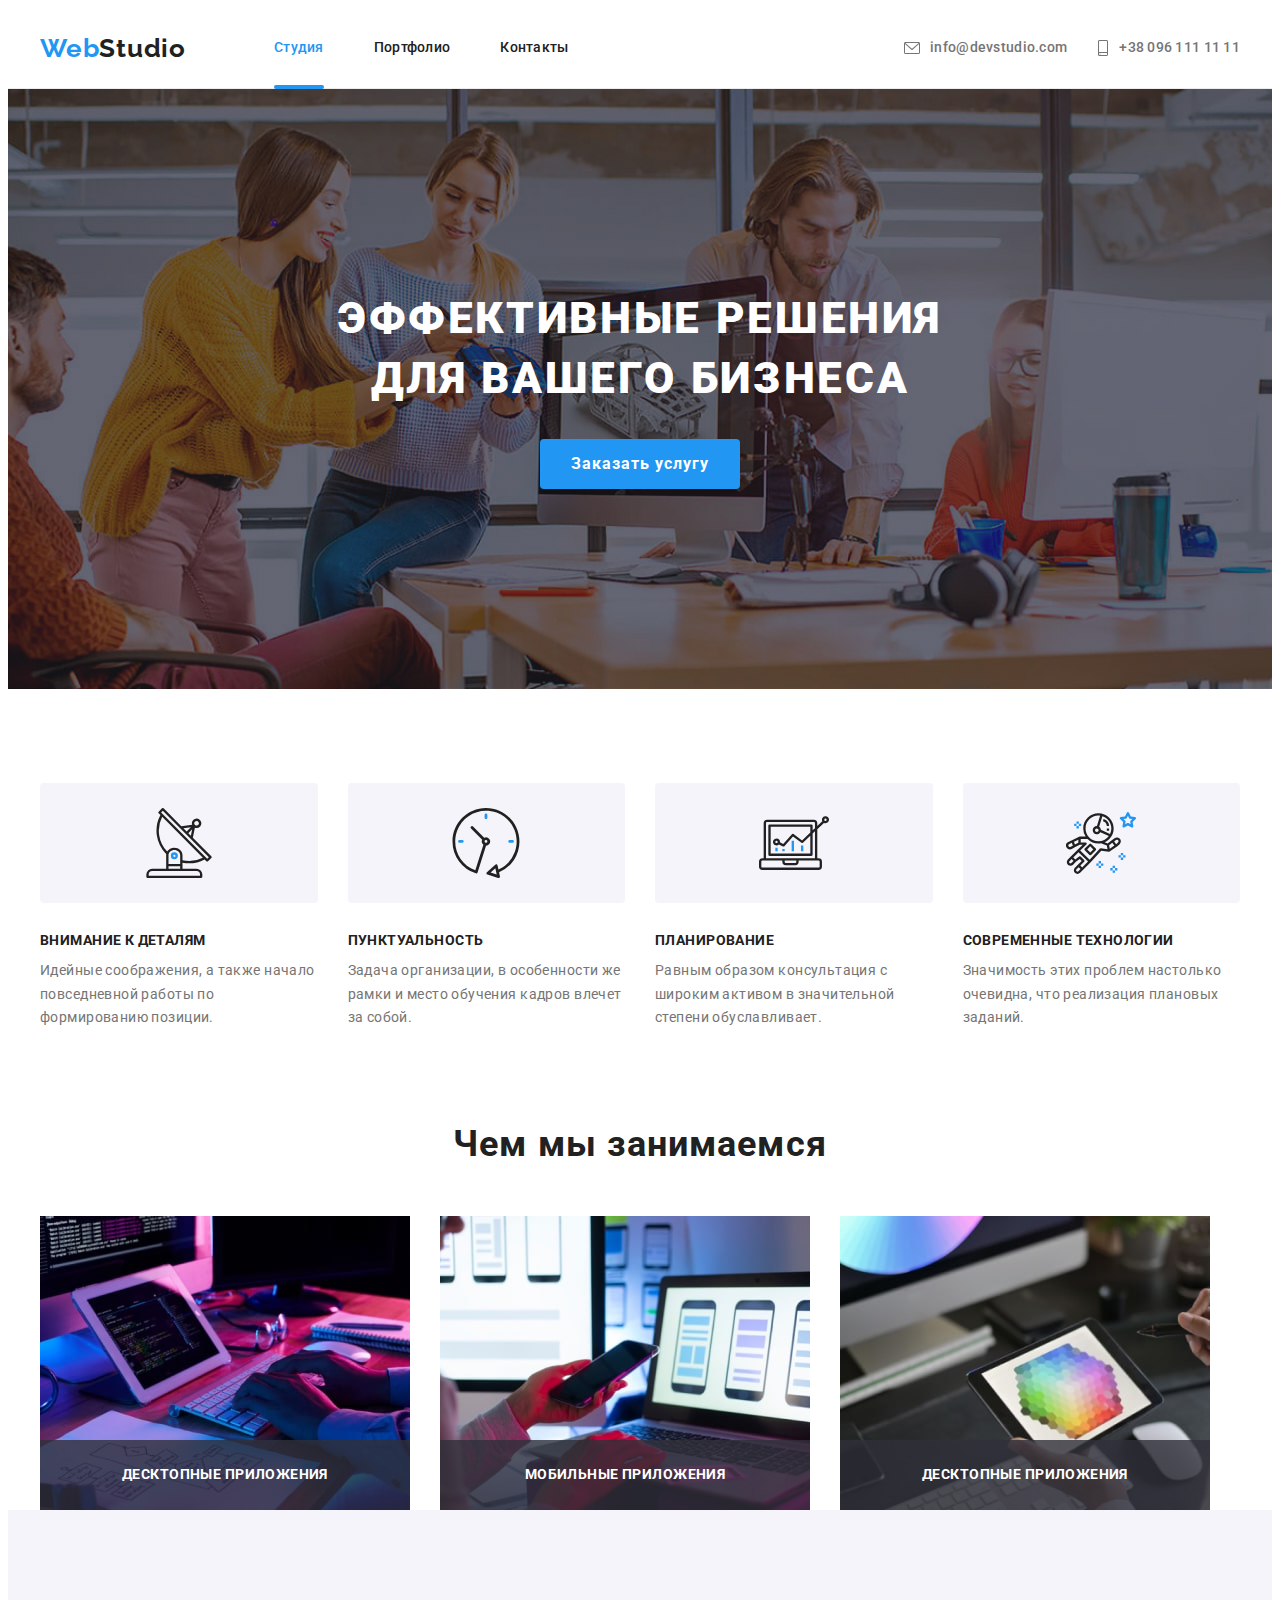
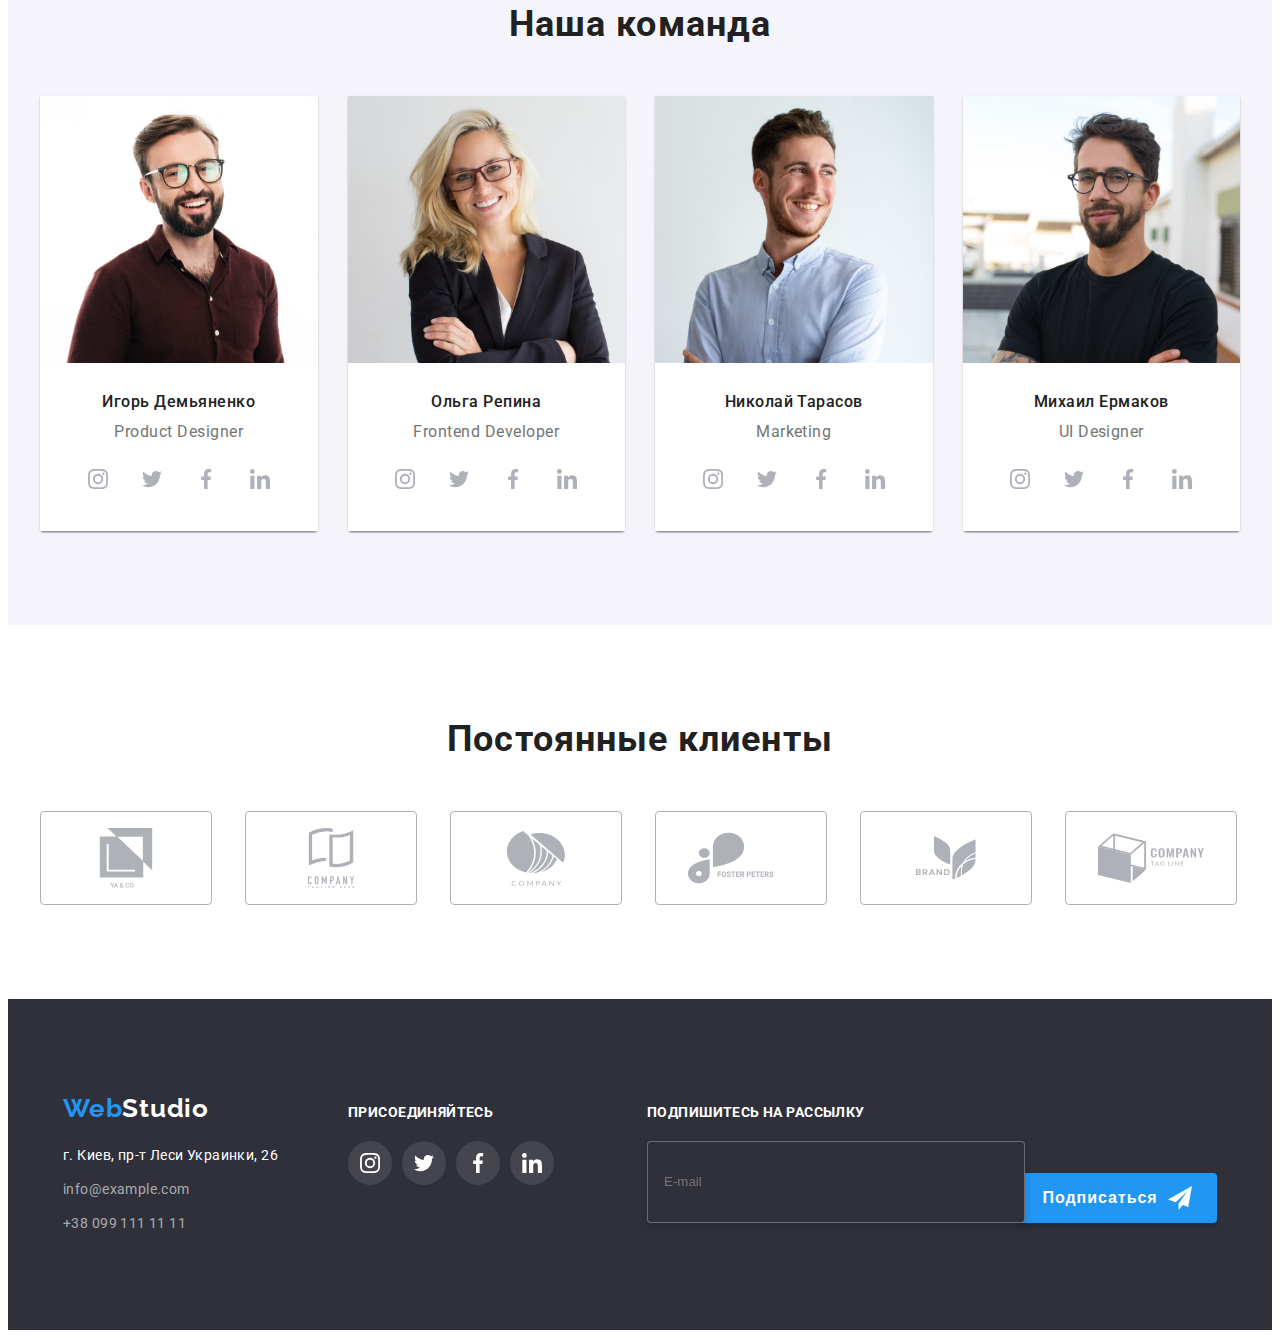
<file: index.html>
<!DOCTYPE html>
<html lang="ru">
  <head>
    <meta charset="UTF-8" />
    <meta http-equiv="X-UA-Compatible" content="IE=edge" />
    <meta name="viewport" content="width=device-width, initial-scale=1.0" />
    <link rel="preconnect" href="https://fonts.googleapis.com" />
    <link rel="preconnect" href="https://fonts.gstatic.com" crossorigin />
    <link
      href="https://fonts.googleapis.com/css2?family=Raleway:wght@700&family=Roboto:wght@400;500;700;900&display=swap"
      rel="stylesheet"
    />
    <link
      rel="stylesheet"
      href="https://cdnjs.cloudflare.com/ajax/libs/modern-normalize/1.1.0/modern-normalize.min.css"
      integrity="sha512-wpPYUAdjBVSE4KJnH1VR1HeZfpl1ub8YT/NKx4PuQ5NmX2tKuGu6U/JRp5y+Y8XG2tV+wKQpNHVUX03MfMFn9Q=="
      crossorigin="anonymous"
      referrerpolicy="no-referrer"
    />
    <!-- <link rel="stylesheet" href="./css/style.css" /> -->
    <link rel="stylesheet" href="./css/main.min.css" />
    <link
      rel="stylesheet"
      href="https://cdnjs.cloudflare.com/ajax/libs/animate.css/4.1.1/animate.min.css"
    />
    <title class="head-title">WebStudio</title>
  </head>
  <body>
    <header class="header">
      <div class="container container__header">
        <a href="./index.html" class="logo"
          >Web<span class="header-logo-help">Studio</span>
        </a>
        <button type="button" class="mobile__menu--open">
          <svg class="mobile__menu--icon" width="24px" height="16px">
            <use href="./img/icon.svg#icon-menu"></use>
          </svg>
        </button>
        <div class="mobile-menu is-hidden">
          <div class="container">
            <div class="mob__menu--top">
              <button type="button" class="mobile__menu--close">
                <svg class="menu__close" width="18px" height="18px">
                  <use href="./img/icon.svg#menu-close"></use>
                </svg>
              </button>
              <nav class="menu__nav">
                <ul class="menu__nav--list">
                  <li class="menu__nav--item">
                    <a href="./index.html" class="menu__nav--link"
                      ><span class="menu__link--color">Студия</span></a
                    >
                  </li>
                  <li class="menu__nav--item">
                    <a href="./portfolio.html" class="menu__nav--link"
                      >Портфолио</a
                    >
                  </li>
                  <li class="menu__nav--item">
                    <a href="" class="menu__nav--link">Контакты</a>
                  </li>
                </ul>
              </nav>
            </div>
            <div class="mob__menu--bottom">
              <ul class="menu__contact--list">
                <li class="menu__contact--list--item">
                  <a href="tel:+380961111111" class="menu__contact--list--tel">
                    +38 096 111 11 11</a
                  >
                </li>
                <li class="menu__contact--list--item">
                  <a
                    href="mailto:info@devstudio.com"
                    class="menu__contact--list--mail"
                  >
                    info@devstudio.com</a
                  >
                </li>
              </ul>
              <ul class="menu__social--list">
                <li class="menu__social--item">
                  <a href="" class="menu__social--link">Instagram</a>
                </li>
                <li class="menu__social--item">
                  <a href="" class="menu__social--link">Twitter</a>
                </li>
                <li class="menu__social--item">
                  <a href="" class="menu__social--link">Facebook</a>
                </li>
                <li class="menu__social--item">
                  <a href="" class="menu__social--link">LinkedIn</a>
                </li>
              </ul>
            </div>
          </div>
        </div>
        <nav class="navigation">
          <ul class="navigation__list">
            <li class="navigation__item">
              <a href="./index.html" class="navigation__link"
                ><span class="studio">Студия</span></a
              >
            </li>
            <li class="navigation__item">
              <a href="./portfolio.html" class="navigation__link">Портфолио</a>
            </li>
            <li class="navigation__item">
              <a href="#contact" class="navigation__link">Контакты</a>
            </li>
          </ul>
        </nav>
        <ul class="contacts">
          <li class="header__mail">
            <a href="mailto:info@devstudio.com" class="mailto">
              <svg class="mail__icon" width="16" height="12">
                <use href="./img/icon.svg#icon-envelope"></use>
              </svg>
              info@devstudio.com
            </a>
          </li>
          <li class="header__tellephone">
            <a href="tel:+380961111111" class="tel">
              <svg class="tellephone__icon" width="12" height="16">
                <use href="./img/icon.svg#icon-smartphone"></use>
              </svg>
              +38 096 111 11 11
            </a>
          </li>
        </ul>
      </div>
    </header>
    <main class="main">
      <section class="hero">
        <div class="container container__hero">
          <h1 class="caption">Эффективные решения для вашего бизнеса</h1>
          <button type="button" class="btn" data-modal-open>
            Заказать услугу
          </button>
        </div>
      </section>
      <section class="soft section">
        <div class="container">
          <ul class="list">
            <li class="soft__skills">
              <div class="soft__icon">
                <svg width="70px" height="70px">
                  <use href="./img/icon.svg#icon-antenna"></use>
                </svg>
              </div>
              <h3 class="soft__caption">Внимание к деталям</h3>
              <p class="soft__text">
                Идейные соображения, а также начало повседневной работы по
                формированию позиции.
              </p>
            </li>
            <li class="soft__skills">
              <div class="soft__icon">
                <svg width="70px" height="70px">
                  <use href="./img/icon.svg#icon-clock"></use>
                </svg>
              </div>
              <h3 class="soft__caption">Пунктуальность</h3>
              <p class="soft__text">
                Задача организации, в особенности же рамки и место обучения
                кадров влечет за собой.
              </p>
            </li>
            <li class="soft__skills">
              <div class="soft__icon">
                <svg width="70px" height="70px">
                  <use href="./img/icon.svg#icon-diagram"></use>
                </svg>
              </div>
              <h3 class="soft__caption">Планирование</h3>
              <p class="soft__text">
                Равным образом консультация с широким активом в значительной
                степени обуславливает.
              </p>
            </li>
            <li class="soft__skills">
              <div class="soft__icon">
                <svg width="70px" height="70px">
                  <use href="./img/icon.svg#icon-astronaut"></use>
                </svg>
              </div>
              <h3 class="soft__caption">Современные технологии</h3>
              <p class="soft__text">
                Значимость этих проблем настолько очевидна, что реализация
                плановых заданий.
              </p>
            </li>
          </ul>
        </div>
      </section>
      <section class="occupation section">
        <div class="container">
          <h2 class="occupation__caption">Чем мы занимаемся</h2>
          <ul class="occupation__list">
            <li class="occupation__item">
              <picture>
                <source srcset="./img/what-we-do/what-we-do1.jpg 1x, ./img/what-we-do/what-we-do1-2x.jpg 2x" media="(min-width:1200px)">
            
                <img
                class="what__img"
                src="./img/what-we-do/what-we-do1.jpg"
                width="370"
                height="294"
                alt="Чем мы занимаемся"
              />
              </picture>
              
              <div class="what__text">
                <h3 class="what__title">Десктопные приложения</h3>
              </div>
            </li>
            <li class="occupation__item">
              <picture>
                <source srcset="./img/what-we-do/what-we-do2.jpg 1x, ./img/what-we-do/what-we-do2-2x.jpg 2x" media="(min-width:1200px)">
            
                <img
                class="what__img"
                src="./img/what-we-do/what-we-do2.jpg"
                width="370"
                height="294"
                alt="Чем мы занимаемся"
              />
              </picture>
              <div class="what__text">
                <h3 class="what__title">Мобильные приложения</h3>
              </div>
            </li>
            <li class="occupation__item">
              <picture>
                <source srcset="./img/what-we-do/what-we-do3.jpg 1x, ./img/what-we-do/what-we-do3-2x.jpg 2x" media="(min-width:1200px)">
            
                <img
                class="what__img"
                src="./img/what-we-do/what-we-do3.jpg"
                width="370"
                height="294"
                alt="Чем мы занимаемся"
              />
              </picture>
              <div class="what__text">
                <h3 class="what__title">Десктопные приложения</h3>
              </div>
            </li>
          </ul>
        </div>
      </section>
      <section class="team section">
        <div class="container">
          <h2 class="team__caption">Наша команда</h2>
          <ul class="team__list">
            <li class="team__iteam">
              <picture>
                <source srcset="./img/team/our-team1.jpg 1x, ./img/team/our-team1-2x.jpg 2x" media="(min-width:1200px)">
                <source srcset="./img/team/our-team1-tab.jpg 1x, ./img/team/our-team1-tab-2x.jpg 2x" media="(min-width:768px)">
                <source srcset="./img/team/our-team1-mob.jpg 1x, ./img/team/our-team1-mob-2x.jpg 2x" media="(max-width:767px)">
                <img 
                src="./img/team/our-team1.jpg" width="450" alt="Site Picture" />
              </picture>
              <div class="team__name--text">
                <h3 class="team__name">Игорь Демьяненко</h3>
                <p class="team__text">Product Designer</p>
                <ul class="soc list">
                  <li class="soc__iteam">
                    <a href="" class="soc__link link">
                      <svg class="soc__icon">
                        <use
                          href="./img/icon.svg#icon-instagram"
                          width="20"
                          height="20"
                        ></use>
                      </svg>
                    </a>
                  </li>
                  <li class="soc__iteam">
                    <a href="" class="soc__link">
                      <svg class="soc__icon">
                        <use
                          href="./img/icon.svg#icon-twitter"
                          width="20"
                          height="20"
                        ></use>
                      </svg>
                    </a>
                  </li>
                  <li class="soc__iteam">
                    <a href="" class="soc__link">
                      <svg class="soc__icon">
                        <use
                          href="./img/icon.svg#icon-facebook"
                          width="20"
                          height="20"
                        ></use>
                      </svg>
                    </a>
                  </li>
                  <li class="soc__iteam">
                    <a href="" class="soc__link">
                      <svg class="soc__icon">
                        <use
                          href="./img/icon.svg#icon-linkedin"
                          width="20"
                          height="20"
                        ></use>
                      </svg>
                    </a>
                  </li>
                </ul>
              </div>
            </li>
            <li class="team__iteam">
              <picture>
                <source srcset="./img/team/our-team2.jpg 1x, ./img/team/our-team2-2x.jpg 2x" media="(min-width:1200px)">
                <source srcset="./img/team/our-team2-tab.jpg 1x, ./img/team/our-team2-tab-2x.jpg 2x" media="(min-width:768px)">
                <source srcset="./img/team/our-team2-mob.jpg 1x, ./img/team/our-team2-mob-2x.jpg 2x" media="(max-width:767px)">
                <img 
                src="./img/team/our-team2.jpg" width="450" alt="Site Picture" />
              </picture>
              <div class="team__name--text">
                <h3 class="team__name">Ольга Репина</h3>
                <p class="team__text">Frontend Developer</p>
                <ul class="soc">
                  <li class="soc__iteam">
                    <a href="" class="soc__link link">
                      <svg class="soc__icon">
                        <use
                          href="./img/icon.svg#icon-instagram"
                          width="20"
                          height="20"
                        ></use>
                      </svg>
                    </a>
                  </li>
                  <li class="soc__iteam">
                    <a href="" class="soc__link">
                      <svg class="soc__icon">
                        <use
                          href="./img/icon.svg#icon-twitter"
                          width="20"
                          height="20"
                        ></use>
                      </svg>
                    </a>
                  </li>
                  <li class="soc__iteam">
                    <a href="" class="soc__link">
                      <svg class="soc__icon">
                        <use
                          href="./img/icon.svg#icon-facebook"
                          width="20"
                          height="20"
                        ></use>
                      </svg>
                    </a>
                  </li>
                  <li class="soc__iteam">
                    <a href="" class="soc__link">
                      <svg class="soc__icon">
                        <use
                          href="./img/icon.svg#icon-linkedin"
                          width="20"
                          height="20"
                        ></use>
                      </svg>
                    </a>
                  </li>
                </ul>
              </div>
            </li>
            <li class="team__iteam">
              <picture>
                <source
                  srcset="
                    ./img/team/our-team3.jpg    1x,
                    ./img/team/our-team3-2x.jpg 2x
                  "
                  media="(min-width:1200px)"
                />
                <source
                  srcset="
                    ./img/team/our-team3-tab.jpg    1x,
                    ./img/team/our-team3-tab-2x.jpg 2x
                  "
                  media="(min-width:768px)"
                />
                <source
                  srcset="
                    ./img/team/our-team3-mob.jpg    1x,
                    ./img/team/our-team3-mob-2x.jpg 2x
                  "
                  media="(max-width:767px)"
                />
                <img
                  src="./img/team/our-team3.jpg"
                  width="450"
                  alt="Site Picture"
                />
              </picture>
              <div class="team__name--text">
                <h3 class="team__name">Николай Тарасов</h3>
                <p class="team__text">Marketing</p>
                <ul class="soc">
                  <li class="soc__iteam">
                    <a href="" class="soc__link">
                      <svg class="soc__icon">
                        <use
                          href="./img/icon.svg#icon-instagram"
                          width="20"
                          height="20"
                        ></use>
                      </svg>
                    </a>
                  </li>
                  <li class="soc__iteam">
                    <a href="" class="soc__link">
                      <svg class="soc__icon">
                        <use
                          href="./img/icon.svg#icon-twitter"
                          width="20"
                          height="20"
                        ></use>
                      </svg>
                    </a>
                  </li>
                  <li class="soc__iteam">
                    <a href="" class="soc__link">
                      <svg class="soc__icon">
                        <use
                          href="./img/icon.svg#icon-facebook"
                          width="20"
                          height="20"
                        ></use>
                      </svg>
                    </a>
                  </li>
                  <li class="soc__iteam">
                    <a href="" class="soc__link">
                      <svg class="soc__icon">
                        <use
                          href="./img/icon.svg#icon-linkedin"
                          width="20"
                          height="20"
                        ></use>
                      </svg>
                    </a>
                  </li>
                </ul>
              </div>
            </li>
            <li class="team__iteam">
              <picture>
                <source
                  srcset="
                    ./img/team/our-team4.jpg    1x,
                    ./img/team/our-team4-2x.jpg 2x
                  "
                  media="(min-width:1200px)"
                />
                <source
                  srcset="
                    ./img/team/our-team4-tab.jpg    1x,
                    ./img/team/our-team4-tab-2x.jpg 2x
                  "
                  media="(min-width:768px)"
                />
                <source
                  srcset="
                    ./img/team/our-team4-mob.jpg    1x,
                    ./img/team/our-team4-mob-2x.jpg 2x
                  "
                  media="(max-width:767px)"
                />
                <img
                  src="./img/team/our-team4.jpg"
                  width="450"
                  alt="Site Picture"
                />
              </picture>
              <div class="team__name--text">
                <h3 class="team__name">Михаил Ермаков</h3>
                <p class="team__text">UI Designer</p>
                <ul class="soc">
                  <li class="soc__iteam">
                    <a href="" class="soc__link">
                      <svg class="soc__icon">
                        <use
                          href="./img/icon.svg#icon-instagram"
                          width="20"
                          height="20"
                        ></use>
                      </svg>
                    </a>
                  </li>
                  <li class="soc__iteam">
                    <a href="" class="soc__link">
                      <svg class="soc__icon">
                        <use
                          href="./img/icon.svg#icon-twitter"
                          width="20"
                          height="20"
                        ></use>
                      </svg>
                    </a>
                  </li>
                  <li class="soc__iteam">
                    <a href="" class="soc__link">
                      <svg class="soc__icon">
                        <use
                          href="./img/icon.svg#icon-facebook"
                          width="20"
                          height="20"
                        ></use>
                      </svg>
                    </a>
                  </li>
                  <li class="soc__iteam">
                    <a href="" class="soc__link">
                      <svg class="soc__icon">
                        <use
                          href="./img/icon.svg#icon-linkedin"
                          width="20"
                          height="20"
                        ></use>
                      </svg>
                    </a>
                  </li>
                </ul>
              </div>
            </li>
          </ul>
        </div>
      </section>
      <section class="clients section">
        <div class="container">
          <h2 class="clients__caption">Постоянные клиенты</h2>
          <ul class="clients__list">
            <li class="clients__iteam">
              <a href="" class="clients__link">
                <svg class="clients__icon" width="106px" height="60px">
                  <use href="./img/icon.svg#icon-client1"></use>
                </svg>
              </a>
            </li>
            <li class="clients__iteam">
              <a href="" class="clients__link">
                <svg class="clients__icon" width="106px" height="60px">
                  <use href="./img/icon.svg#icon-client2"></use>
                </svg>
              </a>
            </li>
            <li class="clients__iteam">
              <a href="" class="clients__link">
                <svg class="clients__icon" width="106px" height="60px">
                  <use href="./img/icon.svg#icon-client3"></use>
                </svg>
              </a>
            </li>
            <li class="clients__iteam">
              <a href="" class="clients__link">
                <svg class="clients__icon" width="106px" height="60px">
                  <use href="./img/icon.svg#icon-client4"></use>
                </svg>
              </a>
            </li>
            <li class="clients__iteam">
              <a href="" class="clients__link">
                <svg class="clients__icon" width="106px" height="60px">
                  <use href="./img/icon.svg#icon-client5"></use>
                </svg>
              </a>
            </li>
            <li class="clients__iteam">
              <a href="" class="clients__link">
                <svg class="clients__icon" width="106px" height="60px">
                  <use href="./img/icon.svg#icon-client6"></use>
                </svg>
              </a>
            </li>
          </ul>
        </div>
      </section>
    </main>
    <footer id="contact" class="footer">
      <div class="container footer__container">
        <div class="footer__flex">
          <a href="./index.html" class="footer__title"
            >Web<span class="footer__title-help">Studio</span></a
          >
          <address class="footer__address">
            <ul class="footer__list">
              <li class="footer__iteam">
                <a
                  href="https://bit.ly/3pXMvUd"
                  target="_blank"
                  rel="noopener noreferrer"
                  class="map-link"
                  >г. Киев, пр-т Леси Украинки, 26</a
                >
              </li>
              <li class="footer__iteam">
                <a href="mailto:info@example.com" class="footer__mail"
                  >info@example.com</a
                >
              </li>
              <li class="footer__iteam">
                <a href="tel:+380991111111" class="footer__tel"
                  >+38 099 111 11 11</a
                >
              </li>
            </ul>
          </address>
        </div>
        <div class="footer__second--title">
          <h2 class="footer__text">присоединяйтесь</h2>
          <ul class="footer__icon--list">
            <li class="footer__second--iteam">
              <a href="" class="footer__link--icon">
                <svg class="footer__icon" width="20px" height="20px">
                  <use href="./img/icon.svg#icon-instagram"></use>
                </svg>
              </a>
            </li>
            <li class="footer__second--iteam">
              <a href="" class="footer__link--icon"
                ><svg class="footer__icon" width="20px" height="20px">
                  <use href="./img/icon.svg#icon-twitter"></use>
                </svg>
              </a>
            </li>
            <li class="footer__second--iteam">
              <a href="" class="footer__link--icon"
                ><svg class="footer__icon" width="20px" height="20px">
                  <use href="./img/icon.svg#icon-facebook"></use>
                </svg>
              </a>
            </li>
            <li class="footer__second--iteam">
              <a href="" class="footer__link--icon"
                ><svg class="footer__icon" width="20px" height="20px">
                  <use href="./img/icon.svg#icon-linkedin"></use>
                </svg>
              </a>
            </li>
          </ul>
        </div>
        <form class="footer__form">
          <label class="footer__label"
            >Подпишитесь на рассылку<input
              type="text"
              class="footer__input"
              placeholder="E-mail"
            />
          </label>
          <button type="button" class="footer__btn">
            Подписаться<svg
              class="footer__icon--form"
              width="24px"
              height="24px"
            >
              <use href="./img/icon.svg#icon-send"></use>
            </svg>
          </button>
        </form>
      </div>
    </footer>
    <div
      class="backdrop is-hidden animate__animated animate__heartBeat animate__delay-2s"
      data-modal
    >
      <div class="modal">
        <button type="button" class="modal-close" data-modal-close>
          <svg class="modal-close-icon" width="18px" height="18px">
            <use href="./img/icon.svg#icon-close"></use>
          </svg>
        </button>
        <p class="modal-title">Оставьте свои данные, мы вам перезвоним</p>
        <form class="modal-form">
          <div class="modal-field">
            <label class="modal-label">
              <span>Имя</span>
              <input
                type="text"
                class="modal-input"
                name="user-name"
                required
                id="user-name"
              /><svg class="modal-icon" width="18px" height="18px">
                <use href="./img/icon.svg#icon-person-black"></use>
              </svg>
            </label>
          </div>
          <div class="modal-field">
            <label class="modal-label">
              <span>Телефон</span>
              <input
                type="tel"
                class="modal-input"
                name="user-tel"
                required
                id="user-tel"
              /><svg class="modal-icon" width="18px" height="18px">
                <use href="./img/icon.svg#icon-phone-black"></use>
              </svg>
            </label>
          </div>
          <div class="modal-field">
            <label class="modal-label">
              <span>Почта</span>
              <input
                type="email"
                class="modal-input"
                name="user-email"
                id="user-email"
              /><svg class="modal-icon" width="18px" height="18px">
                <use href="./img/icon.svg#icon-email-black"></use>
              </svg>
            </label>
          </div>
          <div class="modal-field">
            <label for="user-text" class="modal-label"
              ><span>Коментарий</span></label
            >
            <textarea
              name="user-text"
              id="user-text"
              placeholder="Введите текст"
              class="modal-textarea"
            ></textarea>
          </div>
          <label for="agree" class="modal-label-check">
            <input
              type="checkbox"
              class="modal-check visibility-hidden"
              name="agree"
              id="agree"
            />
            <span class="modal-check-border">
              <svg class="modal-check-icon" width="17" height="17">
                <use href="./img/icon.svg#icon-Vector"></use>
              </svg>
            </span>
            <span class="modal-title2">
              Соглашаюсь с рассылкой и принимаю
              <a href="./index.html" class="modal-link">Условия договора</a>
            </span>
          </label>
          <button type="submit" class="modal-btn">Отправить</button>
        </form>
      </div>
    </div>
    <script src="./js/modal.js"></script>
    <script src="./js/mobile-menu.js"></script>
  </body>
</html>
</file>
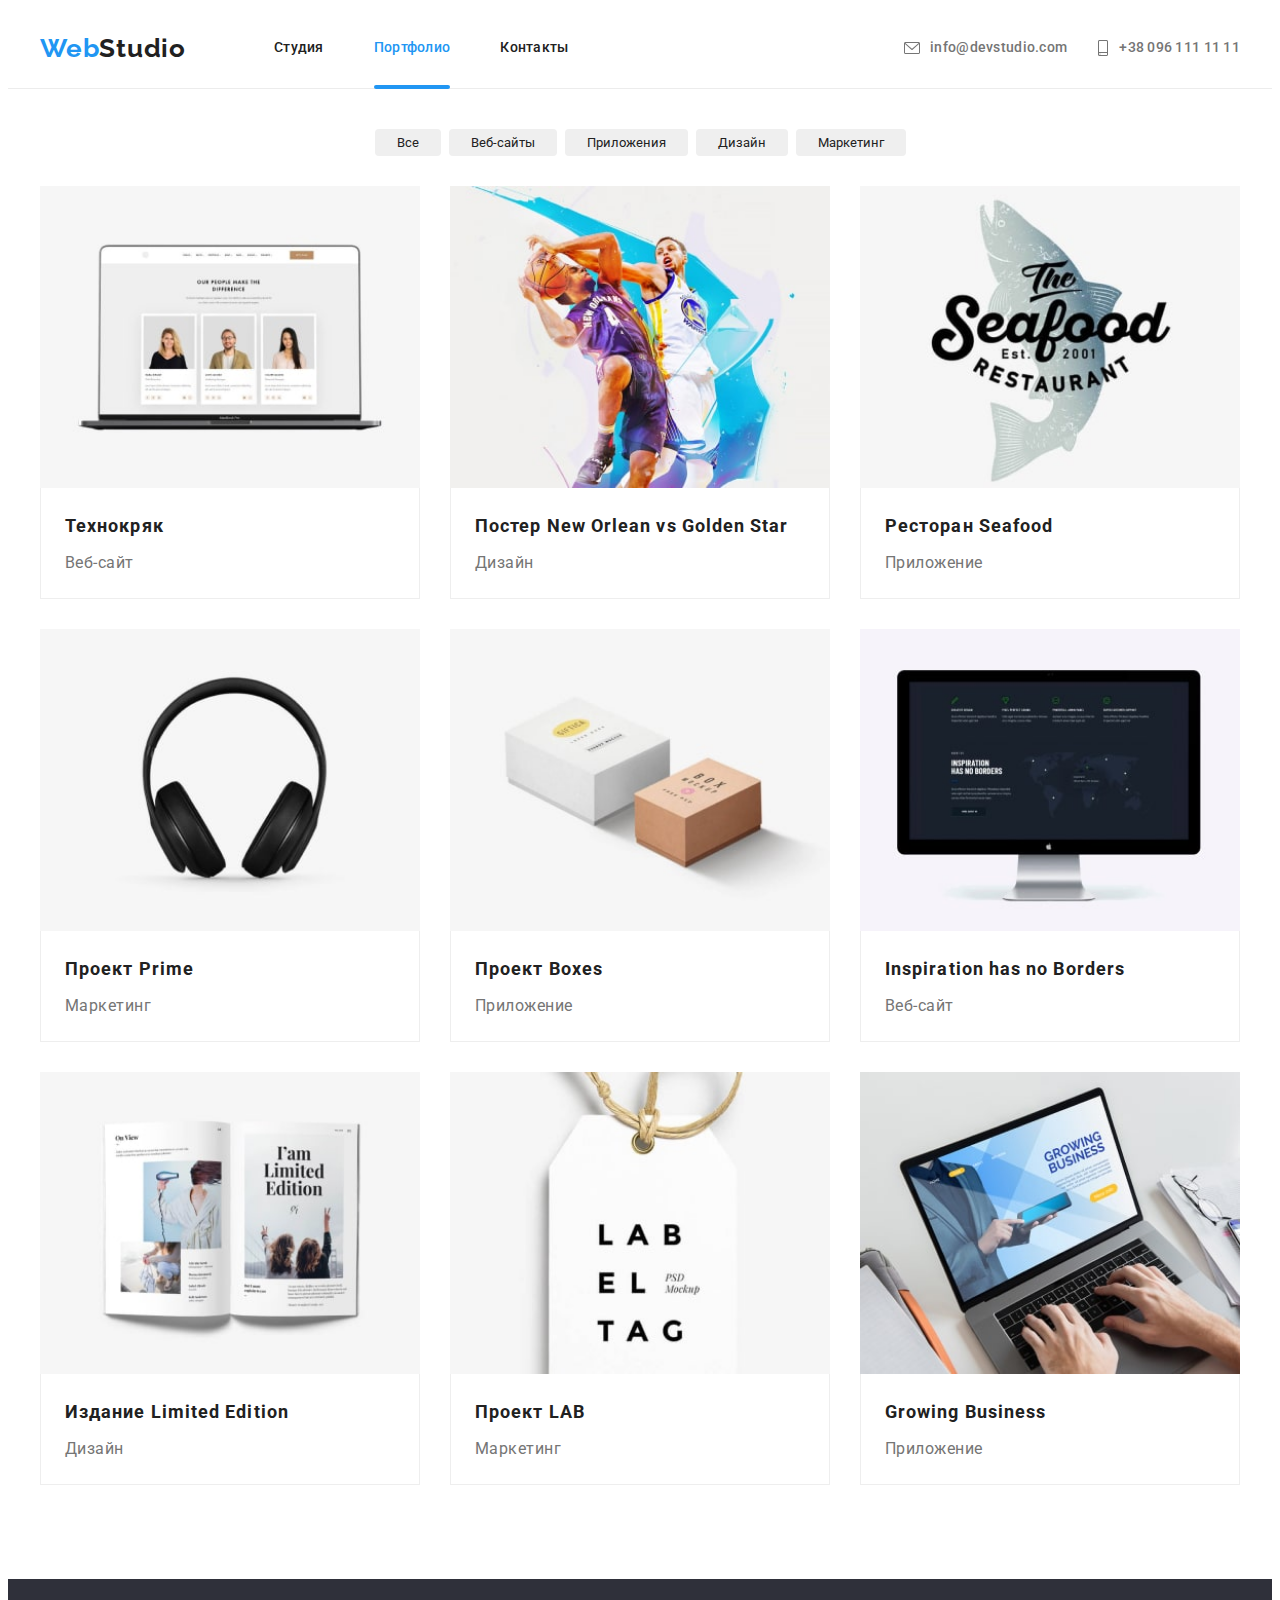
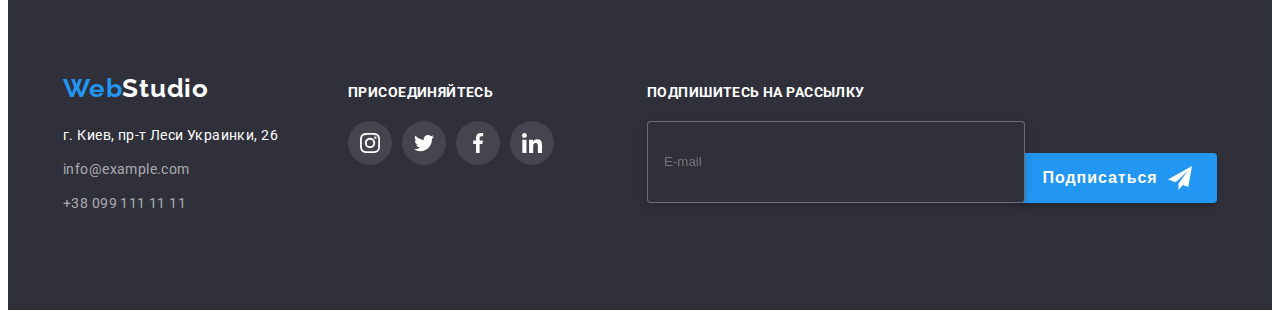
<file: portfolio.html>
<!DOCTYPE html>
<html lang="ru">
  <head>
    <meta charset="UTF-8" />
    <meta http-equiv="X-UA-Compatible" content="IE=edge" />
    <meta name="viewport" content="width=device-width, initial-scale=1.0" />
    <link rel="preconnect" href="https://fonts.googleapis.com" />
    <link rel="preconnect" href="https://fonts.gstatic.com" crossorigin />
    <link
      href="https://fonts.googleapis.com/css2?family=Raleway:wght@700&family=Roboto:wght@400;500;700;900&display=swap"
      rel="stylesheet"
    />
    <link
      rel="stylesheet"
      href="https://cdnjs.cloudflare.com/ajax/libs/modern-normalize/1.1.0/modern-normalize.min.css"
      integrity="sha512-wpPYUAdjBVSE4KJnH1VR1HeZfpl1ub8YT/NKx4PuQ5NmX2tKuGu6U/JRp5y+Y8XG2tV+wKQpNHVUX03MfMFn9Q=="
      crossorigin="anonymous"
      referrerpolicy="no-referrer"
    />
    <!-- <link rel="stylesheet" href="./css/style.css" /> -->
    <link rel="stylesheet" href="./css/main.min.css" />
    <link
      rel="stylesheet"
      href="https://cdnjs.cloudflare.com/ajax/libs/animate.css/4.1.1/animate.min.css"
    />
    <title class="head-title">WebStudio</title>
  </head>
  <body>
    <header class="header">
      <div class="container container__header">
        <a href="./index.html" class="logo"
          >Web<span class="header-logo-help">Studio</span>
        </a>
        <button type="button" class="mobile__menu--open">
          <svg class="mobile__menu--icon" width="24px" height="16px">
            <use href="./img/icon.svg#icon-menu"></use>
          </svg>
        </button>
        <div class="mobile-menu is-hidden">
          <div class="container">
            <div class="mob__menu--top">
              <button type="button" class="mobile__menu--close">
                <svg class="menu__close" width="18px" height="18px">
                  <use href="./img/icon.svg#menu-close"></use>
                </svg>
              </button>
              <nav class="menu__nav">
                <ul class="menu__nav--list">
                  <li class="menu__nav--item">
                    <a href="./index.html" class="menu__nav--link"
                      >Студия</a
                    >
                  </li>
                  <li class="menu__nav--item">
                    <a href="./portfolio.html" class="menu__nav--link"
                      ><span class="menu__link--color">Портфолио</span></a
                    >
                  </li>
                  <li class="menu__nav--item">
                    <a href="" class="menu__nav--link">Контакты</a>
                  </li>
                </ul>
              </nav>
            </div>
            <div class="mob__menu--bottom">
              <ul class="menu__contact--list">
                <li class="menu__contact--list--item">
                  <a href="tel:+380961111111" class="menu__contact--list--tel">
                    +38 096 111 11 11</a
                  >
                </li>
                <li class="menu__contact--list--item">
                  <a
                    href="mailto:info@devstudio.com"
                    class="menu__contact--list--mail"
                  >
                    info@devstudio.com</a
                  >
                </li>
              </ul>
              <ul class="menu__social--list">
                <li class="menu__social--item">
                  <a href="" class="menu__social--link">Instagram</a>
                </li>
                <li class="menu__social--item">
                  <a href="" class="menu__social--link">Twitter</a>
                </li>
                <li class="menu__social--item">
                  <a href="" class="menu__social--link">Facebook</a>
                </li>
                <li class="menu__social--item">
                  <a href="" class="menu__social--link">LinkedIn</a>
                </li>
              </ul>
            </div>
          </div>
        </div>
        <nav class="navigation">
          <ul class="navigation__list">
            <li class="navigation__item">
              <a href="./index.html" class="navigation__link"
                >Студия</a
              >
            </li>
            <li class="navigation__item">
              <a href="./portfolio.html" class="navigation__link"><span class="studio">Портфолио</span></a>
            </li>
            <li class="navigation__item">
              <a href="#contact" class="navigation__link">Контакты</a>
            </li>
          </ul>
        </nav>
        <ul class="contacts">
          <li class="header__mail">
            <a href="mailto:info@devstudio.com" class="mailto">
              <svg class="mail__icon" width="16" height="12">
                <use href="./img/icon.svg#icon-envelope"></use>
              </svg>
              info@devstudio.com
            </a>
          </li>
          <li class="header__tellephone">
            <a href="tel:+380961111111" class="tel">
              <svg class="tellephone__icon" width="12" height="16">
                <use href="./img/icon.svg#icon-smartphone"></use>
              </svg>
              +38 096 111 11 11
            </a>
          </li>
        </ul>
      </div>
    </header>
    <main class="portfolio">
      <section class="portfolio__navigation section">
        <div class="container">
          <ul class="portfolio__navigation--list">
            <li class="portfolio__navigation--item">
              <button type="button" class="portfolio__btn">Все</button>
            </li>
            <li class="portfolio__navigation--item">
              <button type="button" class="portfolio__btn">Веб-сайты</button>
            </li>
            <li class="portfolio__navigation--item">
              <button type="button" class="portfolio__btn">Приложения</button>
            </li>
            <li class="portfolio__navigation--item">
              <button type="button" class="portfolio__btn">Дизайн</button>
            </li>
            <li class="portfolio__navigation--item">
              <button type="button" class="portfolio__btn">Маркетинг</button>
            </li>
          </ul>
          <ul class="portfolio__list">
            <li class="portfolio__item">
              <a href="./portfolio.html" class="portfolio__link--item">
                <div class="portfolio__link--hover">
                  <picture>
                    <source
                      srcset="
                        ./img/studio/studio-project1.jpg    1x,
                        ./img/studio/studio-project1-2x-.jpg 2x
                      "
                      media="(min-width:1200px)"
                    />
                    <source
                      srcset="
                        ./img/studio/studio-project1-tab.jpg    1x,
                        ./img/studio/studio-project1-tab-2x.jpg 2x
                      "
                      media="(min-width:768px)"
                    />
                    <source
                      srcset="
                        ./img/studio/studio-project1-mob.jpg    1x,
                        ./img/studio/studio-project1-mob-2x.jpg 2x
                      "
                      media="(max-width:767px)"
                    />
                    <img
                      src="./img/studio/studio-project1.jpg"
                      width="370"
                      height="294"
                      alt="Проэкты и компании"
                    />
                  </picture>
                  <p class="project-text">
                    Ресурс предлагает комплексные предложения с разным уровнем
                    функционала и сервисов. Все это позволит посетителю получить
                    исчерпывающие сведения о компании или частном лице.
                  </p>
                </div>
                <div class="portfolio__head--text">
                  <h3 class="portfolio__head">Технокряк</h3>
                  <p class="portfolio__text">Веб-сайт</p>
                </div>
              </a>
            </li>
            <li class="portfolio__item">
              <a href="./portfolio.html" class="portfolio__link--item">
                <div class="portfolio__link--hover">
                  <picture>
                    <source
                      srcset="
                        ./img/studio/studio-project2.jpg    1x,
                        ./img/studio/studio-project2-2x.jpg 2x
                      "
                      media="(min-width:1200px)"
                    />
                    <source
                      srcset="
                        ./img/studio/studio-project2-tab.jpg    1x,
                        ./img/studio/studio-project2-tab-2x.jpg 2x
                      "
                      media="(min-width:768px)"
                    />
                    <source
                      srcset="
                        ./img/studio/studio-project2-mob.jpg    1x,
                        ./img/studio/studio-project2-mob-2x.jpg 2x
                      "
                      media="(max-width:767px)"
                    />
                    <img
                      src="./img/studio/studio-project2.jpg"
                      width="370"
                      height="294"
                      alt="Проэкты и компании"
                    />
                  </picture>
                  <p class="project-text">
                    Ресурс предлагает комплексные предложения с разным уровнем
                    функционала и сервисов. Все это позволит посетителю получить
                    исчерпывающие сведения о компании или частном лице.
                  </p>
                </div>
                <div class="portfolio__head--text">
                  <h3 class="portfolio__head">
                    Постер New Orlean vs Golden Star
                  </h3>
                  <p class="portfolio__text">Дизайн</p>
                </div></a
              >
            </li>
            <li class="portfolio__item">
              <a href="./portfolio.html" class="portfolio__link--item">
                <div class="portfolio__link--hover">
                  <picture>
                    <source
                      srcset="
                        ./img/studio/studio-project3.jpg    1x,
                        ./img/studio/studio-project3-2x.jpg 2x
                      "
                      media="(min-width:1200px)"
                    />
                    <source
                      srcset="
                        ./img/studio/studio-project3-tab.jpg    1x,
                        ./img/studio/studio-project3-tab-2x.jpg 2x
                      "
                      media="(min-width:768px)"
                    />
                    <source
                      srcset="
                        ./img/studio/studio-project3-mob.jpg    1x,
                        ./img/studio/studio-project3-mob-2x.jpg 2x
                      "
                      media="(max-width:767px)"
                    />
                    <img
                      src="./img/studio/studio-project3.jpg"
                      width="370"
                      height="294"
                      alt="Проэкты и компании"
                    />
                  </picture>
                  <p class="project-text">
                    Ресурс предлагает комплексные предложения с разным уровнем
                    функционала и сервисов. Все это позволит посетителю получить
                    исчерпывающие сведения о компании или частном лице.
                  </p>
                </div>
                <div class="portfolio__head--text">
                  <h3 class="portfolio__head">Ресторан Seafood</h3>
                  <p class="portfolio__text">Приложение</p>
                </div>
              </a>
            </li>
            <li class="portfolio__item">
              <a href="./portfolio.html" class="portfolio__link--item">
                <div class="portfolio__link--hover">
                  <picture>
                    <source
                      srcset="
                        ./img/studio/studio-project4.jpg    1x,
                        ./img/studio/studio-project4-2x.jpg 2x
                      "
                      media="(min-width:1200px)"
                    />
                    <source
                      srcset="
                        ./img/studio/studio-project4-tab.jpg    1x,
                        ./img/studio/studio-project4-tab-2x.jpg 2x
                      "
                      media="(min-width:768px)"
                    />
                    <source
                      srcset="
                        ./img/studio/studio-project4-mob.jpg    1x,
                        ./img/studio/studio-project4-mob-2x.jpg 2x
                      "
                      media="(max-width:767px)"
                    />
                    <img
                      src="./img/studio/studio-project4.jpg"
                      width="370"
                      height="294"
                      alt="Проэкты и компании"
                    />
                  </picture>
                  <p class="project-text">
                    Ресурс предлагает комплексные предложения с разным уровнем
                    функционала и сервисов. Все это позволит посетителю получить
                    исчерпывающие сведения о компании или частном лице.
                  </p>
                </div>
                <div class="portfolio__head--text">
                  <h3 class="portfolio__head">Проект Prime</h3>
                  <p class="portfolio__text">Маркетинг</p>
                </div>
              </a>
            </li>
            <li class="portfolio__item">
              <a href="./portfolio.html" class="portfolio__link--item">
                <div class="portfolio__link--hover">
                  <picture>
                    <source
                      srcset="
                        ./img/studio/studio-project5.jpg    1x,
                        ./img/studio/studio-project5-2x.jpg 2x
                      "
                      media="(min-width:1200px)"
                    />
                    <source
                      srcset="
                        ./img/studio/studio-project5-tab.jpg    1x,
                        ./img/studio/studio-project5-tab-2x.jpg 2x
                      "
                      media="(min-width:768px)"
                    />
                    <source
                      srcset="
                        ./img/studio/studio-project5-mob.jpg    1x,
                        ./img/studio/studio-project5-mob-2x.jpg 2x
                      "
                      media="(max-width:767px)"
                    />
                    <img
                      src="./img/studio/studio-project5.jpg"
                      width="370"
                      height="294"
                      alt="Проэкты и компании"
                    />
                  </picture>
                  <p class="project-text">
                    Ресурс предлагает комплексные предложения с разным уровнем
                    функционала и сервисов. Все это позволит посетителю получить
                    исчерпывающие сведения о компании или частном лице.
                  </p>
                </div>
                <div class="portfolio__head--text">
                  <h3 class="portfolio__head">Проект Boxes</h3>
                  <p class="portfolio__text">Приложение</p>
                </div>
              </a>
            </li>
            <li class="portfolio__item">
              <a href="./portfolio.html" class="portfolio__link--item">
                <div class="portfolio__link--hover">
                  <picture>
                    <source
                      srcset="
                        ./img/studio/studio-project6.jpg    1x,
                        ./img/studio/studio-project6-2x.jpg 2x
                      "
                      media="(min-width:1200px)"
                    />
                    <source
                      srcset="
                        ./img/studio/studio-project6-tab.jpg    1x,
                        ./img/studio/studio-project6-tab-2x.jpg 2x
                      "
                      media="(min-width:768px)"
                    />
                    <source
                      srcset="
                        ./img/studio/studio-project6-mob.jpg    1x,
                        ./img/studio/studio-project6-mob-2x.jpg 2x
                      "
                      media="(max-width:767px)"
                    />
                    <img
                      src="./img/studio/studio-project6.jpg"
                      width="370"
                      height="294"
                      alt="Проэкты и компании"
                    />
                  </picture>
                  <p class="project-text">
                    Ресурс предлагает комплексные предложения с разным уровнем
                    функционала и сервисов. Все это позволит посетителю получить
                    исчерпывающие сведения о компании или частном лице.
                  </p>
                </div>
                <div class="portfolio__head--text">
                  <h3 class="portfolio__head">Inspiration has no Borders</h3>
                  <p class="portfolio__text">Веб-сайт</p>
                </div>
              </a>
            </li>
            <li class="portfolio__item">
              <a href="./portfolio.html" class="portfolio__link--item">
                <div class="portfolio__link--hover">
                  <picture>
                    <source
                      srcset="
                        ./img/studio/studio-project7.jpg    1x,
                        ./img/studio/studio-project7-2x.jpg 2x
                      "
                      media="(min-width:1200px)"
                    />
                    <source
                      srcset="
                        ./img/studio/studio-project7-tab.jpg    1x,
                        ./img/studio/studio-project7-tab-2x.jpg 2x
                      "
                      media="(min-width:768px)"
                    />
                    <source
                      srcset="
                        ./img/studio/studio-project7-mob.jpg    1x,
                        ./img/studio/studio-project7-mob-2x.jpg 2x
                      "
                      media="(max-width:767px)"
                    />
                    <img
                      src="./img/studio/studio-project7.jpg"
                      width="370"
                      height="294"
                      alt="Проэкты и компании"
                    />
                  </picture>
                  <p class="project-text">
                    Ресурс предлагает комплексные предложения с разным уровнем
                    функционала и сервисов. Все это позволит посетителю получить
                    исчерпывающие сведения о компании или частном лице.
                  </p>
                </div>
                <div class="portfolio__head--text">
                  <h3 class="portfolio__head">Издание Limited Edition</h3>
                  <p class="portfolio__text">Дизайн</p>
                </div>
              </a>
            </li>
            <li class="portfolio__item">
              <a href="./portfolio.html" class="portfolio__link--item">
                <div class="portfolio__link--hover">
                  <picture>
                    <source
                      srcset="
                        ./img/studio/studio-project8.jpg    1x,
                        ./img/studio/studio-project8-2x.jpg 2x
                      "
                      media="(min-width:1200px)"
                    />
                    <source
                      srcset="
                        ./img/studio/studio-project8-tab.jpg    1x,
                        ./img/studio/studio-project8-tab-2x.jpg 2x
                      "
                      media="(min-width:768px)"
                    />
                    <source
                      srcset="
                        ./img/studio/studio-project8-mob.jpg    1x,
                        ./img/studio/studio-project8-mob-2x.jpg 2x
                      "
                      media="(max-width:767px)"
                    />
                    <img
                      src="./img/studio/studio-project8.jpg"
                      width="370"
                      height="294"
                      alt="Проэкты и компании"
                    />
                  </picture>
                  <p class="project-text">
                    Ресурс предлагает комплексные предложения с разным уровнем
                    функционала и сервисов. Все это позволит посетителю получить
                    исчерпывающие сведения о компании или частном лице.
                  </p>
                </div>
                <div class="portfolio__head--text">
                  <h3 class="portfolio__head">Проект LAB</h3>
                  <p class="portfolio__text">Маркетинг</p>
                </div>
              </a>
            </li>
            <li class="portfolio__item">
              <a href="./portfolio.html" class="portfolio__link--item">
                <div class="portfolio__link--hover">
                  <picture>
                    <source
                      srcset="
                        ./img/studio/studio-project9.jpg    1x,
                        ./img/studio/studio-project9-2x.jpg 2x
                      "
                      media="(min-width:1200px)"
                    />
                    <source
                      srcset="
                        ./img/studio/studio-project9-tab.jpg    1x,
                        ./img/studio/studio-project9-tab-2x.jpg 2x
                      "
                      media="(min-width:768px)"
                    />
                    <source
                      srcset="
                        ./img/studio/studio-project9-mob.jpg    1x,
                        ./img/studio/studio-project9-mob-2x.jpg 2x
                      "
                      media="(max-width:767px)"
                    />
                    <img
                      src="./img/studio/studio-project9.jpg"
                      width="370"
                      height="294"
                      alt="Проэкты и компании"
                    />
                  </picture>
                  <p class="project-text">
                    Ресурс предлагает комплексные предложения с разным уровнем
                    функционала и сервисов. Все это позволит посетителю получить
                    исчерпывающие сведения о компании или частном лице.
                  </p>
                </div>
                <div class="portfolio__head--text">
                  <h3 class="portfolio__head">Growing Business</h3>
                  <p class="portfolio__text">Приложение</p>
                </div>
              </a>
            </li>
          </ul>
        </div>
      </section>
    </main>
    <footer id="contact" class="footer">
      <div class="container footer__container">
        <div class="footer__flex">
          <a href="./index.html" class="footer__title"
            >Web<span class="footer__title-help">Studio</span></a
          >
          <address class="footer__address">
            <ul class="footer__list">
              <li class="footer__iteam">
                <a
                  href="https://bit.ly/3pXMvUd"
                  target="_blank"
                  rel="noopener noreferrer"
                  class="map-link"
                  >г. Киев, пр-т Леси Украинки, 26</a
                >
              </li>
              <li class="footer__iteam">
                <a href="mailto:info@example.com" class="footer__mail"
                  >info@example.com</a
                >
              </li>
              <li class="footer__iteam">
                <a href="tel:+380991111111" class="footer__tel"
                  >+38 099 111 11 11</a
                >
              </li>
            </ul>
          </address>
        </div>
        <div class="footer__second--title">
          <h2 class="footer__text">присоединяйтесь</h2>
          <ul class="footer__icon--list">
            <li class="footer__second--iteam">
              <a href="" class="footer__link--icon">
                <svg class="footer__icon" width="20px" height="20px">
                  <use href="./img/icon.svg#icon-instagram"></use>
                </svg>
              </a>
            </li>
            <li class="footer__second--iteam">
              <a href="" class="footer__link--icon"
                ><svg class="footer__icon" width="20px" height="20px">
                  <use href="./img/icon.svg#icon-twitter"></use>
                </svg>
              </a>
            </li>
            <li class="footer__second--iteam">
              <a href="" class="footer__link--icon"
                ><svg class="footer__icon" width="20px" height="20px">
                  <use href="./img/icon.svg#icon-facebook"></use>
                </svg>
              </a>
            </li>
            <li class="footer__second--iteam">
              <a href="" class="footer__link--icon"
                ><svg class="footer__icon" width="20px" height="20px">
                  <use href="./img/icon.svg#icon-linkedin"></use>
                </svg>
              </a>
            </li>
          </ul>
        </div>
        <form class="footer__form">
          <label class="footer__label"
            >Подпишитесь на рассылку<input
              type="text"
              class="footer__input"
              placeholder="E-mail"
            />
          </label>
          <button type="button" class="footer__btn">
            Подписаться<svg
              class="footer__icon--form"
              width="24px"
              height="24px"
            >
              <use href="./img/icon.svg#icon-send"></use>
            </svg>
          </button>
        </form>
      </div>
    </footer>
  </body>
  <script src="./js/mobile-menu.js"></script>
</html>
</file>
<file: css/main.min.css>
.header{border-bottom:1px solid #ececec;display:flex}.header-logo-help{color:var(--first-background-color)}.header__mail{list-style-type:none}.header__tellephone{list-style-type:none}.studio{color:var(--first-text-color)}.studio::after{content:"";position:absolute;background-color:currentColor;bottom:-1px;left:0;width:100%;height:4px;border-radius:2px;transition-duration:250ms;transition-timing-function:cubic-bezier(0.4, 0, 0.2, 1)}.container__header{display:flex;align-items:center}.logo{font-family:var(--Raleway);font-style:normal;font-weight:700;font-size:26px;line-height:1.19;letter-spacing:.03em;color:var(--first-text-color);text-decoration:none;letter-spacing:.03em;padding-top:16px;padding-bottom:16px}.mobile__menu--open{color:#212121;width:40px;height:40px;display:flex;justify-content:center;align-items:center;margin-left:auto;border:none;background-color:rgba(0,0,0,0)}@media screen and (min-width: 768px){.mobile__menu--open{display:none}}@media screen and (min-width: 1200px){.mobile__menu--open{display:none}}.mobile__menu--open:hover,.mobile__menu--open:focus{color:#2196f3}.mobile__menu--close{width:40px;height:40px;position:absolute;top:10px;right:15px;display:flex;align-items:center;justify-content:center;border-radius:50%;background:#fff;border:none;padding:0;cursor:pointer;color:#212121;transition:color 250ms cubic-bezier(0.4, 0, 0.2, 1)}.mobile__menu--close:hover,.mobile__menu--close:focus{color:#2196f3}.mobile__menu--icon{fill:currentColor}.mobile-menu{width:100%;height:100vh;background-color:#fff;border-radius:5px;position:fixed;z-index:2;overflow:hidden;top:50%;left:50%;transform:translate(-50%, -50%) scale(1);transition:transform 300ms cubic-bezier(0.4, 0, 0.2, 1);padding-top:48px;padding-bottom:48px}.mobile-menu.is-hidden{transform:translate(-50%, -50%) scale(0)}.mobile-menu>.container{display:flex;flex-direction:column;height:100%;justify-content:space-between;overflow:auto}.menu__nav--list{display:flex;flex-direction:column;row-gap:32px;list-style-type:none}.menu__nav--item{font-weight:500;font-size:40px;line-height:1.18;text-align:left;letter-spacing:.02em}.menu__nav--link{color:#212121;text-decoration:none}.menu__contact--list{display:flex;flex-direction:column;row-gap:32px;margin-bottom:64px;list-style-type:none}.menu__contact--list--tel{font-weight:500;font-size:34px;line-height:1.18;letter-spacing:.02em;color:#2196f3;text-decoration:none}@media screen and (max-width: 320px){.menu__contact--list--tel{font-size:32px}}.menu__contact--list--mail{font-weight:500;font-size:24px;line-height:1.16;letter-spacing:.02em;color:#757575;text-decoration:none}.menu__social--list{display:flex;flex-wrap:wrap;gap:10px;list-style-type:none}.menu__social--link{font-weight:500;font-size:18px;line-height:1.22px;letter-spacing:.02em;color:#2196f3;text-decoration:none}@media screen and (max-width: 320px){.menu__social--link{font-size:13px}}.menu__social--item{padding-right:10px;border-right:1px solid rgba(33,33,33,.2)}.menu__social--item:last-child{border:none}.menu__link--color{color:var(--first-text-color)}.menu__close{fill:currentColor}.navigation__list{display:flex;display:none}@media screen and (min-width: 768px){.navigation__list{column-gap:50px;display:flex;margin-left:88px}}@media screen and (min-width: 1200px){.navigation__list{margin-right:93px}}.navigation__item{list-style-type:none}.navigation__item:last-child{margin-right:0}.navigation__link{display:block;font-weight:500;font-size:14px;line-height:1.14;color:var(--first-background-color);text-decoration:none;letter-spacing:.02em;padding-top:32px;padding-bottom:32px;position:relative;transition:color 250ms cubic-bezier(0.4, 0, 0.2, 1)}.navigation__link:hover,.navigation__link:focus{color:var(--first-text-color)}.navigation__link:focus::after{content:"";position:absolute;background-color:currentColor;bottom:-1px;left:0;width:100%;height:4px;border-radius:2px}.contacts{display:none;gap:10px}@media screen and (min-width: 768px){.contacts{display:flex;flex-direction:column;margin-left:auto}}@media screen and (min-width: 1200px){.contacts{display:flex;flex-direction:row;gap:30px;margin-left:auto}}.mailto{display:flex;align-items:center;font-style:normal;font-weight:500;font-size:14px;line-height:1.14;color:var(--second-text-color);text-decoration:none;letter-spacing:.02em;transition:color 250ms cubic-bezier(0.4, 0, 0.2, 1)}.mailto:hover,.mailto:focus{color:var(--first-text-color)}.tel{display:flex;align-items:center;font-style:normal;font-weight:500;font-size:14px;line-height:1.14;color:var(--second-text-color);text-decoration:none;letter-spacing:.02em;transition:color 250ms cubic-bezier(0.4, 0, 0.2, 1)}.tel:hover,.tel:focus{color:var(--first-text-color)}.mail__icon{margin-right:10px;fill:currentColor;padding:0;list-style-type:none}.tellephone__icon{margin-right:10px;fill:currentColor;padding:0;list-style-type:none}.hero{padding-top:118px;padding-bottom:118px;width:100%;background:var(--background-hero-footer-color);background-position:center;background-image:linear-gradient(rgba(47, 48, 58, 0.4), rgba(47, 48, 58, 0.4)),url(../img/hero-bg-mobile.jpg);margin:auto;background-size:cover;background-repeat:no-repeat}@media(min-device-pixel-ratio: 2),(min-resolution: 192dpi),(min-resolution: 2dppx){.hero{background-image:linear-gradient(rgba(47, 48, 58, 0.4), rgba(47, 48, 58, 0.4)),url(../img/hero-bg-mobile-2x.jpg)}}@media screen and (min-width: 768px){.hero{max-width:100%;padding-top:118px;padding-bottom:118px;background-image:linear-gradient(rgba(47, 48, 58, 0.4), rgba(47, 48, 58, 0.4)),url(../img/hero-bg-tablet.jpg)}}@media screen and (min-width: 768px)and (min-device-pixel-ratio: 2),screen and (min-width: 768px)and (min-resolution: 192dpi),screen and (min-width: 768px)and (min-resolution: 2dppx){.hero{background-image:linear-gradient(rgba(47, 48, 58, 0.4), rgba(47, 48, 58, 0.4)),url(../img/hero-bg-tablet-2x.jpg)}}@media screen and (min-width: 1200px){.hero{max-width:1600px;padding-top:200px;padding-bottom:200px;background-image:linear-gradient(rgba(47, 48, 58, 0.4), rgba(47, 48, 58, 0.4)),url(../img/hero-bg-desktop.jpg)}}@media screen and (min-width: 1200px)and (min-device-pixel-ratio: 2),screen and (min-width: 1200px)and (min-resolution: 192dpi),screen and (min-width: 1200px)and (min-resolution: 2dppx){.hero{background-image:linear-gradient(rgba(47, 48, 58, 0.4), rgba(47, 48, 58, 0.4)),url(../img/hero-bg-desktop-2x.jpg)}}.caption{text-transform:uppercase;font-weight:900;color:var(--thirst-text-color);letter-spacing:.06em;margin:auto;text-align:center;margin-bottom:30px}@media screen and (min-width: 480px){.caption{font-size:26px;line-height:42px;width:360px}}@media screen and (min-width: 1200px){.caption{font-size:44px;line-height:1.36;width:696px}}.container__hero{text-align:center}.btn{font-family:inherit;font-weight:700;font-size:16px;line-height:1.87;color:var(--thirst-text-color);border:0;background:var(--first-text-color);box-shadow:0px 4px 4px rgba(0,0,0,.15);border-radius:4px;cursor:pointer;letter-spacing:.06em;width:200px;height:50px;transition:background-color 250ms cubic-bezier(0.4, 0, 0.2, 1)}.btn:hover,.btn:focus{background-color:#188ce8}.container{width:100%;margin-right:auto;margin-left:auto;padding-left:15px;padding-right:15px}@media screen and (min-width: 480px){.container{max-width:480px}}@media screen and (min-width: 768px){.container{max-width:768px}}@media screen and (min-width: 1200px){.container{max-width:1200px}}body{font-family:var(--Roboto)}.soft{padding-top:60px;padding-bottom:60px}@media screen and (min-width: 1200px){.soft{padding-top:94px;padding-bottom:94px}}.list{display:flex;flex-wrap:wrap;gap:30px}.soft__skills{list-style-type:none;width:100%}@media screen and (min-width: 768px){.soft__skills{width:calc((100% - 30px)/2)}}@media screen and (min-width: 1200px){.soft__skills{width:calc((100% - 90px)/4)}}.soft__icon{background-color:var(--second-background-color);width:100%;height:120px;border-radius:4px;display:flex;align-items:center;justify-content:center;margin-bottom:30px}.soft__caption{text-transform:uppercase;font-weight:700;font-size:14px;line-height:1.14;color:var(--first-background-color);letter-spacing:.03em;margin-bottom:10px;text-align:center}@media screen and (min-width: 768px){.soft__caption{text-align:left}}@media screen and (min-width: 1200px){.soft__caption{text-align:left}}.soft__text{color:var(--second-text-color);font-size:14px;line-height:24px;font-weight:400;font-size:14px;line-height:1.71;letter-spacing:.03em;justify-content:center}.occupation{display:none}@media screen and (min-width: 1200px){.occupation{display:block}}.occupation__caption{font-weight:700;font-size:36px;line-height:1.16;color:var(--first-background-color);letter-spacing:.03em;text-align:center;margin-bottom:50px}.occupation__list{list-style-type:none;display:flex;column-gap:30px}.occupation__item{position:relative}.what__text{position:absolute;background:rgba(47,48,58,.8);width:370px;color:var(--thirst-text-color);height:70px;bottom:0;display:flex;justify-content:center;align-items:center;text-transform:uppercase}.what__title{text-transform:uppercase;font-weight:700;font-size:14px;line-height:1.14;color:var(--thirst-text-color);letter-spacing:.03em}.team{background-color:var(--second-background-color);padding-top:60px;padding-bottom:60px}@media screen and (min-width: 1200px){.team{padding-top:94px;padding-bottom:94px}}.team__caption{font-weight:700;font-size:36px;line-height:1.16;color:var(--first-background-color);letter-spacing:.03em;text-align:center;margin-bottom:50px}.team__name{font-weight:500;font-size:16px;line-height:1.18;color:var(--first-background-color);letter-spacing:.03em;margin-bottom:10px}.team__name--text{padding-top:30px;padding-bottom:30px;background-color:var(--thirst-text-color)}.team__list{list-style-type:none;display:flex;gap:30px;flex-wrap:wrap}.team__iteam{box-shadow:0px 1px 3px rgba(0,0,0,.12),0px 1px 1px rgba(0,0,0,.14),0px 2px 1px rgba(0,0,0,.2);border-radius:0px 0px 4px 4px;text-align:center;width:100%}@media screen and (min-width: 768px){.team__iteam{width:calc((100% - 30px)/2)}}@media screen and (min-width: 1200px){.team__iteam{width:calc((100% - 90px)/4)}}.team__text{font-size:16px;line-height:1.19;color:var(--second-text-color);letter-spacing:.03em;margin-bottom:16px}.soc{display:flex;justify-content:center;column-gap:10px}.soc__iteam{width:44px;height:44px;border-radius:50%;display:flex}.soc__icon{width:20px;height:20px;fill:currentColor}.soc__link{width:44px;height:44px;border-radius:50%;display:flex;justify-content:center;align-items:center;background-color:#fff;color:#afb1b8;transition:background-color 250ms cubic-bezier(0.4, 0, 0.2, 1),color 250ms cubic-bezier(0.4, 0, 0.2, 1)}.soc__link:hover,.soc__link:focus{background-color:#2196f3;color:#fff}.clients{padding-top:60px;padding-bottom:60px}@media screen and (min-width: 1200px){.clients{padding-top:94px;padding-bottom:94px}}.clients__caption{font-weight:700;font-size:28px;line-height:1.17;text-align:center;letter-spacing:.03em;color:#212121;margin-bottom:50px}@media screen and (min-width: 1200px){.clients__caption{font-size:36px;line-height:1.16}}.clients__list{list-style-type:none;display:flex;flex-wrap:wrap;gap:30px;justify-content:center}.clients__icon{fill:currentColor;transition:color 250ms cubic-bezier(0.4, 0, 0.2, 1)}.clients__icon:hover{color:#2196f3}.clients__iteam{width:100%;align-content:center;border-radius:4px}@media screen and (min-width: 480px){.clients__iteam{width:calc((100% - 30px)/2)}}@media screen and (min-width: 768px){.clients__iteam{width:calc((100% - 60px)/3)}}@media screen and (min-width: 1200px){.clients__iteam{width:calc((100% - 150px)/6)}}.clients__link{border:1px solid #afb1b8;display:flex;justify-content:center;border-radius:4px;align-items:center;color:#afb1b8;width:100%;height:92px;transition:border 250ms cubic-bezier(0.4, 0, 0.2, 1)}.clients__link:hover,.clients__link:focus{color:#2196f3;border:1px solid #2196f3}@media screen and (min-width: 480px){.clients__link{width:210px}}@media screen and (min-width: 768px){.clients__link{width:226px}}@media screen and (min-width: 1200px){.clients__link{width:170px}}.footer{background-color:var(--background-hero-footer-color);padding-top:60px;padding-bottom:60px}@media screen and (min-width: 768px){.footer{flex-wrap:wrap}}@media screen and (min-width: 1200px){.footer{padding-top:94px;padding-bottom:94px}}.footer__title{font-family:var(--Raleway);font-style:normal;font-weight:700;font-size:26px;line-height:1.19;color:var(--first-text-color);text-decoration:none;letter-spacing:.03em}.footer__address{margin-top:20px;font-style:normal}.footer__list{list-style-type:none;display:flex;flex-direction:column;align-items:center}@media screen and (min-width: 1200px){.footer__list{align-items:flex-start}}.footer__iteam{margin-bottom:10px}.footer__iteam:last-child{margin-bottom:0}.map-link{font-style:normal;font-size:14px;line-height:1.71;color:var(--thirst-text-color);text-decoration:none;letter-spacing:.03em;transition:color 250ms cubic-bezier(0.4, 0, 0.2, 1)}.map-link:hover,.map-link:focus{color:var(--first-text-color)}.footer__mail{font-style:normal;font-size:14px;line-height:1.71;color:rgba(255,255,255,.6);text-decoration:none;letter-spacing:.03em;transition:color 250ms cubic-bezier(0.4, 0, 0.2, 1)}.footer__mail:hover,.footer__mail:focus{color:var(--first-text-color)}.footer__tel{font-style:normal;font-size:14px;line-height:1.71;color:rgba(255,255,255,.6);text-decoration:none;letter-spacing:.03em;transition:color 250ms cubic-bezier(0.4, 0, 0.2, 1)}.footer__tel:hover,.footer__tel:focus{color:var(--first-text-color)}.footer__container{text-align:center}@media screen and (min-width: 768px){.footer__container{display:flex;flex-wrap:wrap;justify-content:center;align-items:baseline}}@media screen and (min-width: 1200px){.footer__container{text-align:left}}.footer__second--title{padding-top:60px;padding-bottom:60px}@media screen and (min-width: 768px){.footer__second--title{margin-left:165px;padding-top:0px}}@media screen and (min-width: 1200px){.footer__second--title{margin-left:70px;padding-top:0px;padding-bottom:0px}}.footer__icon--list{display:flex;list-style-type:none;justify-content:center}.footer__text{font-weight:700;font-size:14px;line-height:1.14;letter-spacing:.03em;text-transform:uppercase;color:#fff;margin-bottom:20px}.footer__second--iteam{margin-right:10px;display:flex}.footer__second--iteam:last-child{margin-right:0}.footer__link--icon{width:44px;height:44px;border-radius:50%;display:flex;justify-content:center;align-items:center;color:#fff;background-color:rgba(255,255,255,.1);transition:background-color 250ms cubic-bezier(0.4, 0, 0.2, 1)}.footer__link--icon:hover,.footer__link--icon:focus{background-color:#2196f3}.footer__icon{fill:currentColor}.footer__label{display:flex;align-items:center;flex-direction:column;justify-content:center;font-weight:700;font-size:14px;line-height:1.14;letter-spacing:.03em;text-transform:uppercase;color:#fff;width:100%}@media screen and (min-width: 768px){.footer__label{width:450px}}@media screen and (min-width: 1200px){.footer__label{width:358px;align-items:flex-start;margin-right:12px}}.footer__form{display:flex;flex-direction:column;align-items:center}@media screen and (min-width: 768px){.footer__form{margin-top:60px}}@media screen and (min-width: 1200px){.footer__form{margin-left:93px;margin-top:0px;flex-direction:row;align-items:flex-end}}.footer__icon--form{fill:#fff;margin-left:10px}.footer__btn{font-weight:700;font-size:16px;line-height:30px;display:flex;align-items:center;justify-content:center;letter-spacing:.06em;width:200px;height:50px;border:0;margin-top:20px;color:#fff;background:#2196f3;box-shadow:0px 4px 4px rgba(0,0,0,.15);border-radius:4px;cursor:pointer}.footer__input{outline:none;display:block;margin-top:20px;margin-right:12px;width:100%;height:50px;border:1px solid rgba(255,255,255,.3);filter:drop-shadow(0px 4px 4px rgba(0, 0, 0, 0.15));border-radius:4px;padding-top:15px;padding-bottom:15px;padding-left:16px;background:#2f303a;color:#fff}.footer__title-help{color:var(--thirst-text-color)}.portfolio__btn{font-family:inherit;color:var(--first-background-color);border-radius:4px;border:0;cursor:pointer;padding:6px 22px;transition:background-color 250ms cubic-bezier(0.4, 0, 0.2, 1),color 250ms cubic-bezier(0.4, 0, 0.2, 1),box-shadow 250ms cubic-bezier(0.4, 0, 0.2, 1)}.portfolio__btn:hover,.portfolio__btn:focus{background-color:var(--first-text-color);color:var(--second-background-color);box-shadow:0px 3px 1px rgba(0,0,0,.1),0px 1px 2px rgba(0,0,0,.08),0px 2px 2px rgba(0,0,0,.12)}.portfolio__navigation{padding-top:40px;padding-bottom:60px}@media screen and (min-width: 1200px){.portfolio__navigation{padding-bottom:94px}}.portfolio__navigation--list{column-gap:8px;row-gap:15px;display:flex;list-style-type:none;flex-direction:row;flex-wrap:wrap;align-content:flex-start;margin-bottom:30px}@media screen and (min-width: 1200px){.portfolio__navigation--list{justify-content:center}}@media screen and (min-width: 768px){.portfolio__navigation--list{justify-content:center}}.portfolio__navigation--item{font-weight:500;font-size:16px;line-height:1.62;color:var(--first-background-color);letter-spacing:.03em;transition:background-color 250ms cubic-bezier(0.4, 0, 0.2, 1)}.portfolio__navigation--item:hover{background-color:var(--thirst-text-color)}.portfolio__list{list-style-type:none;gap:30px;margin:auto;display:flex;flex-wrap:wrap;justify-content:start;margin:auto}.portfolio__item{width:100%}@media screen and (min-width: 768px){.portfolio__item{width:calc((100% - 30px)/2)}}@media screen and (min-width: 1200px){.portfolio__item{width:calc((100% - 60px)/3)}}.portfolio__link--item{display:block;height:100%;flex-direction:column;display:flex;background:rgba(0,0,0,0);transition:box-shadow 250ms cubic-bezier(0.4, 0, 0.2, 1)}.portfolio__link--item:hover,.portfolio__link--item:focus{box-shadow:0px 1px 1px rgba(0,0,0,.12),0px 4px 4px rgba(0,0,0,.06),1px 4px 6px rgba(0,0,0,.16)}.portfolio__link--hover{position:relative;overflow:hidden}.project-text{display:block;content:"";background-color:rgba(33,150,243,.9);position:absolute;padding:63px 24px;top:0;left:0;width:100%;height:100%;transform:translateY(101%);transition:transform 250ms cubic-bezier(0.4, 0, 0.2, 1);z-index:2;color:var(--thirst-text-color);font-style:normal;font-weight:400;font-size:18px;line-height:1.5;letter-spacing:.03em}.portfolio__link--item:hover .project-text,.portfolio__link--item:focus .project-text{transform:translateY(0)}@media screen and (max-width: 320px){.project-text{padding-top:20px;font-size:15px}}.portfolio__head{font-weight:700;font-size:18px;line-height:2;color:var(--first-background-color);letter-spacing:.06em}.portfolio__text{font-size:16px;line-height:1.88;color:var(--second-text-color);letter-spacing:.03em;margin-top:4px}.portfolio__head--text{border:1px solid #eee;border-top:0;padding:20px 24px;flex-grow:1}.portfolio__link--item{text-decoration:none}p,h1,h2,h3,h4,h5,h6{margin:0}ul{margin:0;padding-left:0}img{display:block;width:100%;height:auto}.link{text-decoration:none}.list{list-style:none}:root{--first-text-color: #2196f3;--second-text-color: #757575;--thirst-text-color: #ffffff;--first-background-color: #212121;--second-background-color: #f5f4fa;--background-hero-footer-color: #2f303a;--Roboto:"Roboto", sans-serif;--Raleway:"Raleway", sans-serif}.visibility-hidden{position:absolute;white-space:nowrap;width:1px;height:1px;overflow:hidden;border:0;padding:0;margin:-1px;clip:rect(0 0 0 0);clip-path:inset(50%)}.modal{width:calc(100% - 30px);padding:40px;background-color:#fff;border-radius:5px;position:absolute;top:50%;left:50%;transform:translate(-50%, -50%) scale(1);transition:transform 250ms cubic-bezier(0.4, 0, 0.2, 1)}@media screen and (min-width: 480px){.modal{width:450px;min-height:609px}}@media screen and (min-width: 768px){.modal{width:450px;min-height:609px}}@media screen and (min-width: 1200px){.modal{width:528px;min-height:581px}}.backdrop.is-hidden .modal{transform:translate(-50%, -50%)}.modal-close{display:flex;align-items:center;position:absolute;width:30px;height:30px;border:1px solid #999;border-radius:50%;top:8px;right:10px;background-color:rgba(0,0,0,0)}@media screen and (max-width: 320px){.modal-close{top:30px}}.modal-close{cursor:pointer;transition:fill 250ms cubic-bezier(0.4, 0, 0.2, 1)}.modal-close:hover{fill:#2196f3}.is-hidden{opacity:0;visibility:hidden;pointer-events:none}.modal-title{font-style:normal;font-weight:700;font-size:20px;line-height:1.15;text-align:center;letter-spacing:.03em;color:#212121;margin-bottom:12px}.modal-form{position:relative}.modal-input{width:100%;height:40px;border:1px solid rgba(33,33,33,.2);border-radius:4px;padding-left:42px;outline:none;transition:border 250ms cubic-bezier(0.4, 0, 0.2, 1)}.modal-input:focus{border:1px solid #2196f3;border-radius:4px}.modal-icon{position:absolute;left:12px;margin-top:11px;fill:#212121;transition:fill 250ms cubic-bezier(0.4, 0, 0.2, 1)}.modal-input:focus+.modal-icon{fill:#188ce8}.modal-label span{font-weight:400;font-size:12px;line-height:14px;letter-spacing:.01em;color:#757575;margin-bottom:4px;display:block}.modal-label{display:block;margin-bottom:4px}.modal-btn{width:200px;height:50px;font-weight:700;font-size:16px;line-height:30px;display:flex;margin:auto;align-items:center;justify-content:center;letter-spacing:1.9;color:#fff;background:#2196f3;box-shadow:0px 4px 4px rgba(0,0,0,.15);border-radius:4px;border:0;cursor:pointer}.modal-field{margin-bottom:10px}.modal-textarea{width:100%;height:120px;border:1px solid rgba(33,33,33,.2);border-radius:4px;resize:none;padding:12px 16px;outline:none}.modal-textarea:focus{border-color:#2196f3}.modal-label-check{margin-bottom:30px;display:flex;justify-content:center;align-items:center}.modal-link{color:#2196f3}.modal-check{width:16px;height:15px}.modal-check-icon{position:absolute;visibility:hidden;transition:background-color 250ms cubic-bezier(0.4, 0, 0.2, 1),fill 250ms cubic-bezier(0.4, 0, 0.2, 1)}.modal-check:checked+span .modal-check-icon{visibility:visible}.modal-check-border{width:16px;height:15px;border:2px solid #212121;border-radius:4px;display:flex;justify-content:center;align-items:center;display:flex;align-items:center;justify-content:center;font-size:12px;line-height:1.17;text-align:start;color:#757575}@media screen and (min-width: 1200px){.modal-check-border{font-size:14px;line-height:1.71;letter-spacing:.03em}}.modal-check-border:focus+span{border:2px solid #2196f3}.modal-title2{font-weight:400;font-size:12px;line-height:1.17;color:#757575;padding-left:6px}@media screen and (min-width: 1200px){.modal-title2{font-size:14px;line-height:1.71;letter-spacing:.03em}}.backdrop{position:fixed;top:0;background-color:rgba(0,0,0,.2);width:100%;height:100%;transition:opacity 300ms cubic-bezier(0.4, 0, 0.2, 1),visibility 300ms cubic-bezier(0.4, 0, 0.2, 1)}/*# sourceMappingURL=main.min.css.map */
</file>
